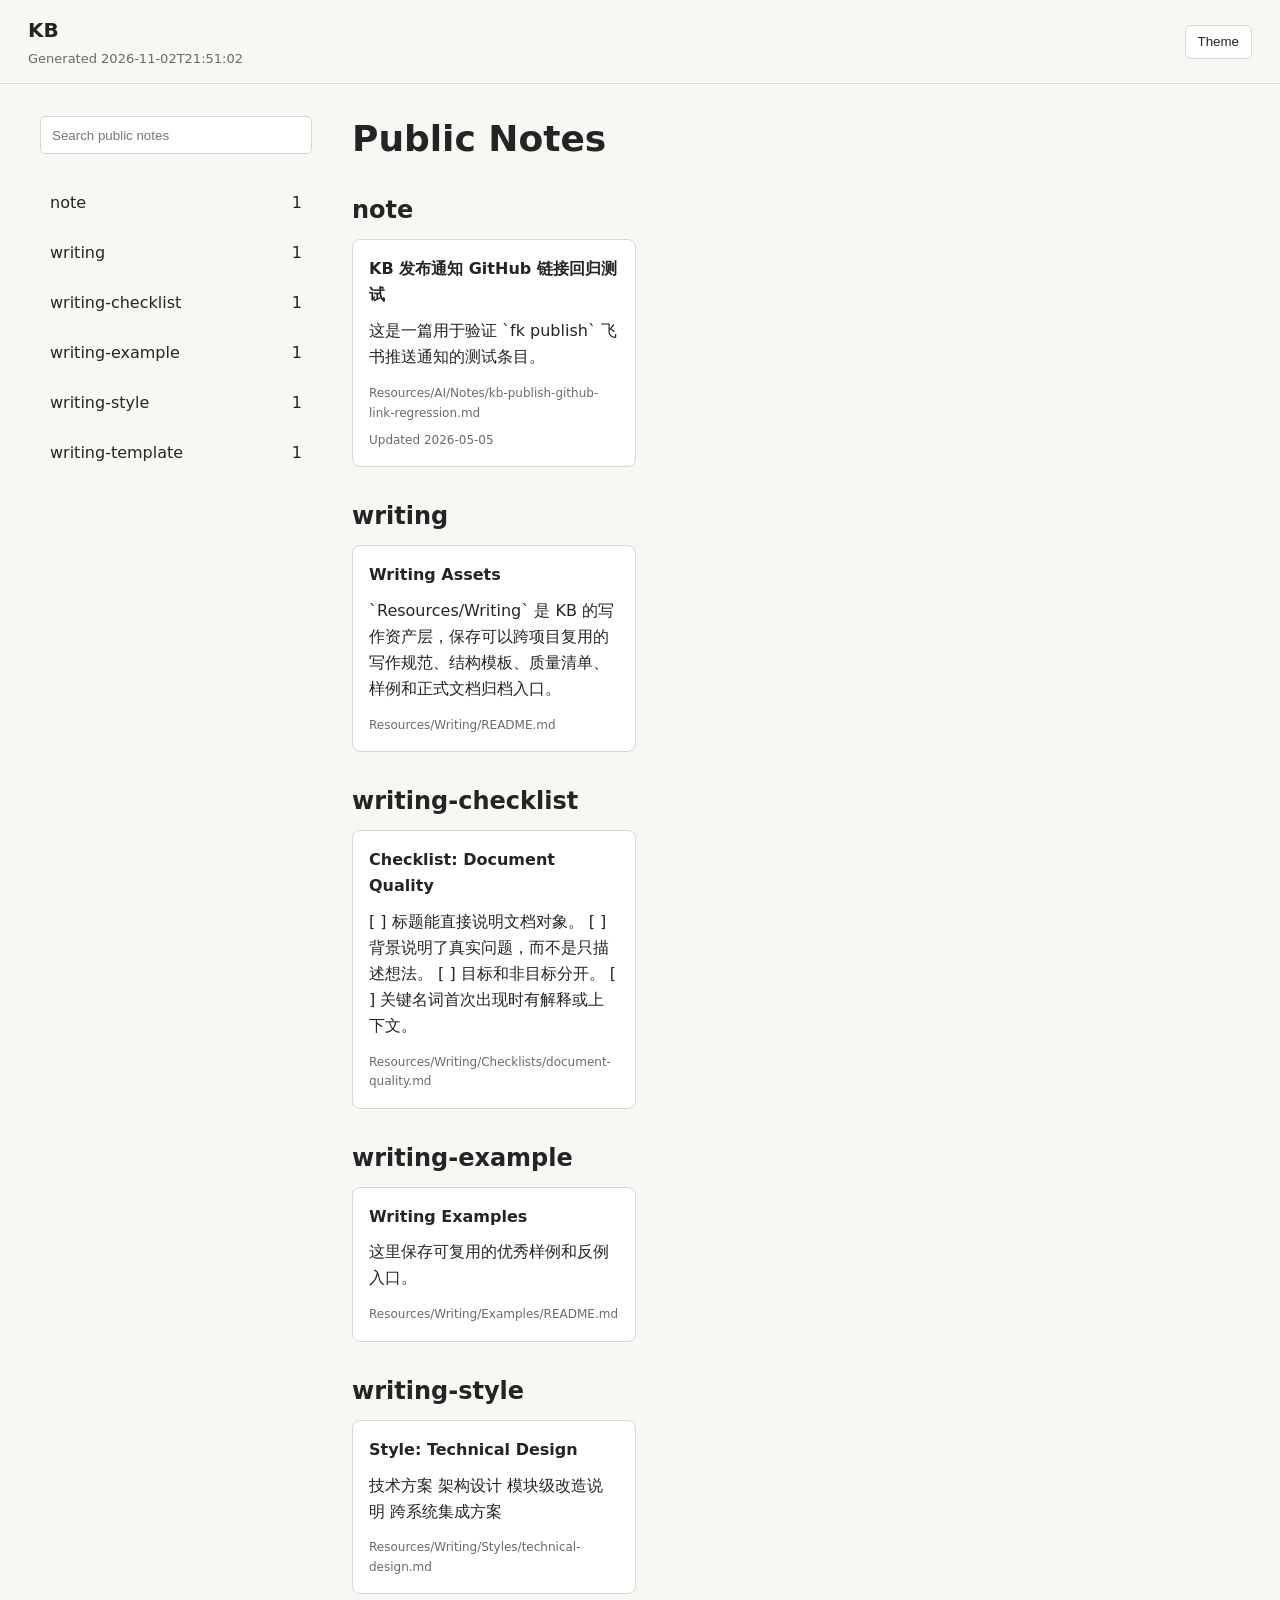
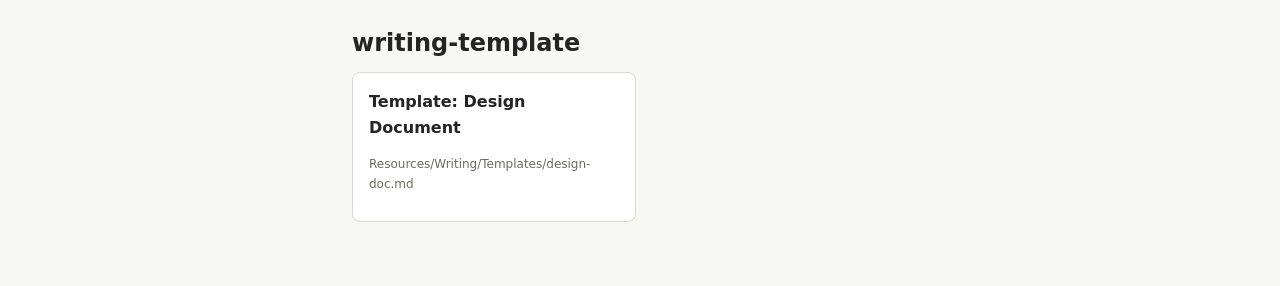
<file: index.html>
<!doctype html>
<html lang="en" data-theme="docs">
<head>
  <meta charset="utf-8">
  <meta name="viewport" content="width=device-width, initial-scale=1">
  <title>KB</title>
  <meta name="description" content="Public knowledge base index">
  <meta property="og:type" content="website">
  <link rel="stylesheet" href="assets/style.css">
  <script defer src="assets/search.js"></script>
</head>
<body data-search-index="search-index.json">
  <header class="site-header">
    <div>
      <a class="brand" href="./">KB</a>
      <p class="muted">Generated 2026-11-02T21:51:02</p>
    </div>
    <button class="theme-toggle" type="button" data-theme-toggle aria-label="Toggle theme">Theme</button>
  </header>

  <main class="layout">
    <aside class="sidebar" aria-label="Sections">
      <input class="search" type="search" data-search-input placeholder="Search public notes" aria-label="Search public notes">
      <div class="search-results" data-search-results></div>
      <nav>
        
        <a href="#note">note <span>1</span></a>
        
        <a href="#writing">writing <span>1</span></a>
        
        <a href="#writing-checklist">writing-checklist <span>1</span></a>
        
        <a href="#writing-example">writing-example <span>1</span></a>
        
        <a href="#writing-style">writing-style <span>1</span></a>
        
        <a href="#writing-template">writing-template <span>1</span></a>
        
      </nav>
    </aside>

    <section class="content">
      <h1>Public Notes</h1>
      
        
        <section class="note-group" id="note">
          <h2>note</h2>
          <div class="note-list">
            
            <article class="note-card">
              <a class="note-title" href="notes/kb-publish-github-link-regression/">KB 发布通知 GitHub 链接回归测试</a>
              <p>这是一篇用于验证 `fk publish` 飞书推送通知的测试条目。</p>
              <div class="meta">
                <span>Resources/AI/Notes/kb-publish-github-link-regression.md</span>
                <span>Updated 2026-05-05</span>
              </div>
            </article>
            
          </div>
        </section>
        
        <section class="note-group" id="writing">
          <h2>writing</h2>
          <div class="note-list">
            
            <article class="note-card">
              <a class="note-title" href="writing/readme/">Writing Assets</a>
              <p>`Resources/Writing` 是 KB 的写作资产层，保存可以跨项目复用的写作规范、结构模板、质量清单、样例和正式文档归档入口。</p>
              <div class="meta">
                <span>Resources/Writing/README.md</span>
                
              </div>
            </article>
            
          </div>
        </section>
        
        <section class="note-group" id="writing-checklist">
          <h2>writing-checklist</h2>
          <div class="note-list">
            
            <article class="note-card">
              <a class="note-title" href="writing/checklists/document-quality/">Checklist: Document Quality</a>
              <p>[ ] 标题能直接说明文档对象。 [ ] 背景说明了真实问题，而不是只描述想法。 [ ] 目标和非目标分开。 [ ] 关键名词首次出现时有解释或上下文。</p>
              <div class="meta">
                <span>Resources/Writing/Checklists/document-quality.md</span>
                
              </div>
            </article>
            
          </div>
        </section>
        
        <section class="note-group" id="writing-example">
          <h2>writing-example</h2>
          <div class="note-list">
            
            <article class="note-card">
              <a class="note-title" href="writing/examples/readme/">Writing Examples</a>
              <p>这里保存可复用的优秀样例和反例入口。</p>
              <div class="meta">
                <span>Resources/Writing/Examples/README.md</span>
                
              </div>
            </article>
            
          </div>
        </section>
        
        <section class="note-group" id="writing-style">
          <h2>writing-style</h2>
          <div class="note-list">
            
            <article class="note-card">
              <a class="note-title" href="writing/styles/technical-design/">Style: Technical Design</a>
              <p>技术方案 架构设计 模块级改造说明 跨系统集成方案</p>
              <div class="meta">
                <span>Resources/Writing/Styles/technical-design.md</span>
                
              </div>
            </article>
            
          </div>
        </section>
        
        <section class="note-group" id="writing-template">
          <h2>writing-template</h2>
          <div class="note-list">
            
            <article class="note-card">
              <a class="note-title" href="writing/templates/design-doc/">Template: Design Document</a>
              <p></p>
              <div class="meta">
                <span>Resources/Writing/Templates/design-doc.md</span>
                
              </div>
            </article>
            
          </div>
        </section>
        
      
    </section>
  </main>
</body>
</html>
</file>
<file: assets/style.css>
:root {
  color-scheme: light;
  --bg: #f7f7f4;
  --panel: #ffffff;
  --text: #242424;
  --muted: #6b6b62;
  --line: #d9d7cf;
  --accent: #2f6f5e;
  --accent-soft: #e4f0ea;
  --code: #f0f0ec;
}

:root[data-theme="minimal"],
:root[data-theme="docs"] {
  font-family: Inter, ui-sans-serif, system-ui, -apple-system, BlinkMacSystemFont, "Segoe UI", sans-serif;
}

:root[data-color-mode="dark"] {
  color-scheme: dark;
  --bg: #171a1c;
  --panel: #202528;
  --text: #ecefed;
  --muted: #a8b0aa;
  --line: #343a3d;
  --accent: #8bc7b1;
  --accent-soft: #24362f;
  --code: #111416;
}

* {
  box-sizing: border-box;
}

body {
  margin: 0;
  background: var(--bg);
  color: var(--text);
  line-height: 1.62;
}

a {
  color: var(--accent);
  text-decoration: none;
}

a:hover {
  text-decoration: underline;
}

.site-header {
  position: sticky;
  top: 0;
  z-index: 2;
  display: flex;
  align-items: center;
  justify-content: space-between;
  gap: 16px;
  padding: 14px 28px;
  border-bottom: 1px solid var(--line);
  background: color-mix(in srgb, var(--bg) 92%, transparent);
  backdrop-filter: blur(12px);
}

.brand {
  color: var(--text);
  font-size: 20px;
  font-weight: 700;
}

.muted,
.meta,
.summary {
  color: var(--muted);
}

.muted {
  margin: 2px 0 0;
  font-size: 13px;
}

.theme-toggle {
  height: 34px;
  padding: 0 12px;
  border: 1px solid var(--line);
  border-radius: 6px;
  background: var(--panel);
  color: var(--text);
}

.layout {
  display: grid;
  grid-template-columns: minmax(220px, 280px) minmax(0, 880px);
  gap: 32px;
  width: min(1200px, calc(100% - 40px));
  margin: 32px auto 64px;
}

.sidebar {
  align-self: start;
  position: sticky;
  top: 86px;
  display: flex;
  flex-direction: column;
  gap: 14px;
  padding-right: 8px;
}

.sidebar nav,
.search-results {
  display: flex;
  flex-direction: column;
  gap: 8px;
}

.sidebar a {
  display: flex;
  justify-content: space-between;
  gap: 10px;
  padding: 8px 10px;
  border-radius: 6px;
  color: var(--text);
}

.sidebar a:hover {
  background: var(--accent-soft);
  text-decoration: none;
}

.search {
  width: 100%;
  height: 38px;
  padding: 0 11px;
  border: 1px solid var(--line);
  border-radius: 6px;
  background: var(--panel);
  color: var(--text);
}

.content {
  min-width: 0;
}

h1,
h2,
h3 {
  line-height: 1.25;
}

h1 {
  margin: 0 0 20px;
  font-size: 36px;
}

h2 {
  margin: 34px 0 14px;
  font-size: 24px;
}

.note-list {
  display: grid;
  grid-template-columns: repeat(auto-fill, minmax(260px, 1fr));
  gap: 14px;
}

.note-card {
  min-height: 150px;
  padding: 16px;
  border: 1px solid var(--line);
  border-radius: 8px;
  background: var(--panel);
}

.note-title {
  color: var(--text);
  font-weight: 700;
}

.note-card p {
  margin: 10px 0 14px;
}

.meta {
  display: flex;
  flex-wrap: wrap;
  gap: 8px 14px;
  font-size: 12px;
}

.article {
  padding-bottom: 48px;
}

.summary {
  margin: -8px 0 28px;
  font-size: 17px;
}

.article-body {
  font-size: 17px;
}

.article-body img {
  max-width: 100%;
  border-radius: 6px;
}

pre {
  overflow-x: auto;
  padding: 14px;
  border-radius: 8px;
  background: var(--code);
}

code {
  padding: 2px 4px;
  border-radius: 4px;
  background: var(--code);
}

pre code {
  padding: 0;
  background: transparent;
}

blockquote {
  margin: 18px 0;
  padding: 4px 0 4px 16px;
  border-left: 3px solid var(--accent);
  color: var(--muted);
}

.related {
  margin-top: 44px;
  padding-top: 20px;
  border-top: 1px solid var(--line);
}

@media (max-width: 800px) {
  .site-header {
    padding: 12px 18px;
  }

  .layout {
    display: block;
    width: min(100% - 28px, 760px);
    margin-top: 22px;
  }

  .sidebar {
    position: static;
    margin-bottom: 26px;
    padding-right: 0;
  }

  h1 {
    font-size: 30px;
  }
}
</file>
